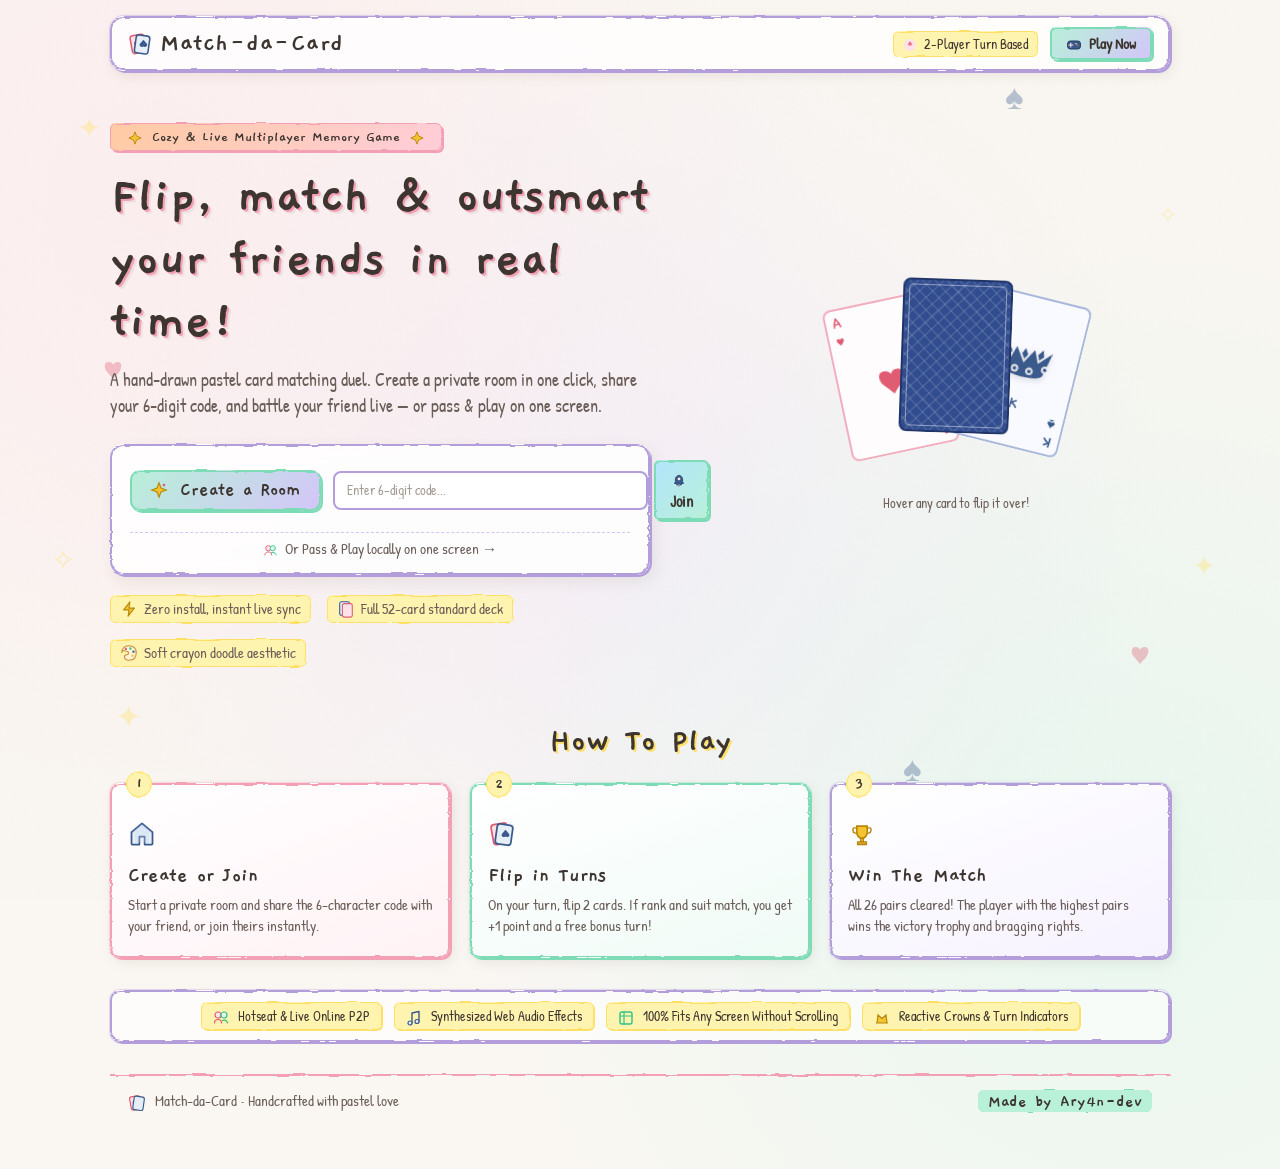
<file: landing.html>
<!DOCTYPE html>
<html lang="en">
<head>
  <meta charset="UTF-8" />
  <meta name="viewport" content="width=device-width, initial-scale=1.0" />
  <title>Match-da-Card &bull; Cozy 2-Player Card Memory Game</title>
  <link rel="icon" type="image/svg+xml" href="favicon.svg" />
  <link rel="preconnect" href="https://fonts.googleapis.com" />
  <link rel="preconnect" href="https://fonts.gstatic.com" crossorigin />
  <link href="https://fonts.googleapis.com/css2?family=Patrick+Hand&family=Gaegu:wght@400;700&display=swap" rel="stylesheet" />
  <link rel="stylesheet" href="landing.css" />
</head>
<body>

  <div class="doodle-float star star-1">✦</div>
  <div class="doodle-float star star-2">✧</div>
  <div class="doodle-float star star-3">✦</div>
  <div class="doodle-float star star-4">✦</div>
  <div class="doodle-float star star-5">✧</div>
  <div class="doodle-float heart-float heart-1">♥</div>
  <div class="doodle-float heart-float heart-2">♥</div>
  <div class="doodle-float spade-float spade-1">♠</div>
  <div class="doodle-float spade-float spade-2">♠</div>

  <svg class="svg-filters" xmlns="http://www.w3.org/2000/svg" width="0" height="0" style="position: absolute; width: 0; height: 0; overflow: hidden; pointer-events: none;" aria-hidden="true">
    <defs>
      
      <filter id="crayon-border" x="-10%" y="-10%" width="120%" height="120%">
        <feTurbulence type="fractalNoise" baseFrequency="0.05 0.22" numOctaves="3" result="noise" />
        <feDisplacementMap in="SourceGraphic" in2="noise" scale="2.8" xChannelSelector="R" yChannelSelector="G" />
      </filter>

      <filter id="crayon-line" x="-10%" y="-10%" width="120%" height="120%">
        <feTurbulence type="fractalNoise" baseFrequency="0.04 0.25" numOctaves="4" result="noise" />
        <feDisplacementMap in="SourceGraphic" in2="noise" scale="3" xChannelSelector="R" yChannelSelector="G" />
      </filter>

      <filter id="crayon-rough" x="-10%" y="-10%" width="120%" height="120%">
        <feTurbulence type="fractalNoise" baseFrequency="0.05 0.22" numOctaves="3" result="noise" />
        <feDisplacementMap in="SourceGraphic" in2="noise" scale="2.8" xChannelSelector="R" yChannelSelector="G" />
      </filter>
      <filter id="crayon-stroke" x="-10%" y="-10%" width="120%" height="120%">
        <feTurbulence type="fractalNoise" baseFrequency="0.04 0.25" numOctaves="4" result="noise" />
        <feDisplacementMap in="SourceGraphic" in2="noise" scale="3" xChannelSelector="R" yChannelSelector="G" />
      </filter>
    </defs>
  </svg>

  <div class="landing-page">

    <header class="landing-header">
      <div class="brand">
        <svg class="brand-icon-svg" viewBox="0 0 28 28" fill="none" xmlns="http://www.w3.org/2000/svg">
          <rect x="2" y="5" width="16" height="21" rx="3" fill="#FFE2E8" stroke="#E05C73" stroke-width="1.8" transform="rotate(-10 2 5)"/>
          <path d="M7 13 C7 11 9 9.5 11 11 C13 9.5 15 11 15 13 C15 15.5 11 18 11 18 C11 18 7 15.5 7 13 Z" fill="#E05C73"/>
          <rect x="10" y="3" width="16" height="21" rx="3" fill="#E6EEF8" stroke="#3A5A8C" stroke-width="1.8" transform="rotate(8 10 3)"/>
          <path d="M18 9 C16 11.5 13.5 13.5 13.5 15 C13.5 16.5 14.8 17.5 16.2 17.5 C17.2 17.5 18 16.8 18 16.8 C18 16.8 18.8 17.5 19.8 17.5 C21.2 17.5 22.5 16.5 22.5 15 C22.5 13.5 20 11.5 18 9 Z" fill="#3A5A8C"/>
        </svg>
        <span class="brand-name">Match-da-Card</span>
      </div>
      <div class="nav-right">
        <span class="brand-pill">
          <svg class="ui-icon-svg" viewBox="0 0 16 16" width="14" height="14" fill="none" xmlns="http://www.w3.org/2000/svg" style="margin-right:4px;">
            <circle cx="8" cy="8" r="7" fill="#FFE2E8"/>
            <path d="M8 4 C6 5.5 6 7.5 8 9 C10 7.5 10 5.5 8 4 Z" fill="#E05C73"/>
            <path d="M5.5 7 C6.5 5.5 8.5 5.5 8 8 C6 8.5 5 8 5.5 7 Z" fill="#F07890"/>
            <path d="M10.5 7 C9.5 5.5 7.5 5.5 8 8 C10 8.5 11 8 10.5 7 Z" fill="#F07890"/>
          </svg>
          2-Player Turn Based
        </span>
        <a href="index.html" class="nav-play-btn">
          <svg class="btn-icon-svg" viewBox="0 0 20 20" fill="none" xmlns="http://www.w3.org/2000/svg" style="width:16px; height:16px; margin-right:4px;">
            <rect x="2" y="5" width="16" height="10" rx="4" fill="#3A5A8C" stroke="#223C64" stroke-width="1.3"/>
            <path d="M6 7.5 V12.5 M3.5 10 H8.5" stroke="#FFE2E8" stroke-width="1.3" stroke-linecap="round"/>
            <circle cx="12.5" cy="8.5" r="1" fill="#FFE885"/>
            <circle cx="14.5" cy="10.5" r="1" fill="#E05C73"/>
          </svg>
          Play Now
        </a>
      </div>
    </header>

    <main class="hero-section">
      <div class="hero-content">
        <div class="badge-tag">
          <svg class="badge-tag-svg" viewBox="0 0 16 16" fill="none" xmlns="http://www.w3.org/2000/svg">
            <path d="M8 1 L9.8 5.8 L15 8 L9.8 10.2 L8 15 L6.2 10.2 L1 8 L6.2 5.8 Z" fill="#F4C430" stroke="#B8860B" stroke-width="1"/>
          </svg>
          Cozy &amp; Live Multiplayer Memory Game
          <svg class="badge-tag-svg" viewBox="0 0 16 16" fill="none" xmlns="http://www.w3.org/2000/svg">
            <path d="M8 1 L9.8 5.8 L15 8 L9.8 10.2 L8 15 L6.2 10.2 L1 8 L6.2 5.8 Z" fill="#F4C430" stroke="#B8860B" stroke-width="1"/>
          </svg>
        </div>
        <h1 class="hero-title">
          Flip, match &amp; outsmart your friends in real time!
        </h1>
        <p class="hero-subtitle">
          A hand-drawn pastel card matching duel. Create a private room in one click, share your 6-digit code, and battle your friend live — or pass &amp; play on one screen.
        </p>

        <div class="hero-action-box">
          <div class="action-top">
            <a href="index.html?action=create" class="btn-hero-primary">
              <svg class="btn-icon-svg" viewBox="0 0 20 20" fill="none" xmlns="http://www.w3.org/2000/svg">
                <path d="M10 2L12.2 7.8L18 10L12.2 12.2L10 18L7.8 12.2L2 10L7.8 7.8L10 2Z" fill="#F4C430" stroke="#B8860B" stroke-width="1.3"/>
                <circle cx="15.5" cy="4.5" r="1.5" fill="#E05C73"/>
              </svg>
              Create a Room
            </a>
            <div class="join-cluster">
              <input type="text" id="landing-join-code" placeholder="Enter 6-digit code..." maxlength="8" autocomplete="off" />
              <button class="btn-hero-join" id="btn-landing-join">
                <svg class="btn-icon-svg" viewBox="0 0 20 20" fill="none" xmlns="http://www.w3.org/2000/svg">
                  <path d="M10 2 C13 2 16 5 15 11 L16.5 13.5 L13.5 13.5 L13 16 L10 14 L7 16 L6.5 13.5 L3.5 13.5 L5 11 C4 5 7 2 10 2 Z" fill="#3A5A8C" stroke="#223C64" stroke-width="1.2"/>
                  <circle cx="10" cy="7" r="2" fill="#FFE2E8"/>
                  <path d="M8.5 16 L10 19 L11.5 16 Z" fill="#E05C73"/>
                </svg>
                Join
              </button>
            </div>
          </div>
          <div class="action-bottom">
            <a href="index.html" class="link-pass-play">
              <svg class="ui-icon-svg" viewBox="0 0 20 20" width="15" height="15" fill="none" xmlns="http://www.w3.org/2000/svg" style="margin-right:4px;">
                <circle cx="7" cy="7" r="3.5" fill="#FFE2E8" stroke="#E05C73" stroke-width="1.2"/>
                <circle cx="13" cy="7" r="3.5" fill="#E0F7ED" stroke="#2EC484" stroke-width="1.2"/>
                <path d="M2.5 16 C2.5 13 4.5 12 7 12 C9.5 12 11.5 13 11.5 16" stroke="#E05C73" stroke-width="1.2" stroke-linecap="round"/>
                <path d="M11 13 C12.5 12.2 14.5 12.5 16 13.5 C17 14.2 17.5 15.2 17.5 16" stroke="#2EC484" stroke-width="1.2" stroke-linecap="round"/>
              </svg>
              Or Pass &amp; Play locally on one screen &rarr;
            </a>
          </div>
        </div>

        <div class="hero-perks">
          <div class="perk-item">
            <svg class="perk-icon-svg" viewBox="0 0 20 20" fill="none" xmlns="http://www.w3.org/2000/svg">
              <path d="M11 2L4 11H10L9 18L16 9H10L11 2Z" fill="#F4C430" stroke="#B8860B" stroke-width="1.2" stroke-linejoin="round"/>
            </svg>
            <span>Zero install, instant live sync</span>
          </div>
          <div class="perk-item">
            <svg class="perk-icon-svg" viewBox="0 0 20 20" fill="none" xmlns="http://www.w3.org/2000/svg">
              <rect x="3" y="2" width="11" height="15" rx="2" fill="#E6EEF8" stroke="#3A5A8C" stroke-width="1.2"/>
              <rect x="6" y="4" width="11" height="15" rx="2" fill="#FFE2E8" stroke="#E05C73" stroke-width="1.2"/>
            </svg>
            <span>Full 52-card standard deck</span>
          </div>
          <div class="perk-item">
            <svg class="perk-icon-svg" viewBox="0 0 20 20" fill="none" xmlns="http://www.w3.org/2000/svg">
              <path d="M10 2 C15 2 18 5 18 10 C18 15 15 18 10 18 C7 18 5 16.5 5 14.5 C5 13 6 12 7.5 12 C9 12 9.5 11 9.5 10 C9.5 9 8.5 8 7 8 C4 8 2 5.5 2 10 C2 5 5 2 10 2 Z" fill="#FFF2D6" stroke="#C88E36" stroke-width="1.2"/>
              <circle cx="6.5" cy="5.5" r="1.3" fill="#E05C73"/>
              <circle cx="11.5" cy="5" r="1.3" fill="#2EC484"/>
              <circle cx="15" cy="8.5" r="1.3" fill="#3A5A8C"/>
              <circle cx="14" cy="13" r="1.3" fill="#F4C430"/>
            </svg>
            <span>Soft crayon doodle aesthetic</span>
          </div>
        </div>
      </div>

      <div class="hero-visual">
        <div class="card-stage">
          
          <div class="showcase-card showcase-c1 face-up heart">
            <div class="card-inner">
              <div class="card-face card-front">
                <div class="card-corner card-corner-tl">
                  <b class="c-rank">A</b><span class="c-suit">♥</span>
                </div>
                <div class="card-corner card-corner-br">
                  <b class="c-rank">A</b><span class="c-suit">♥</span>
                </div>
                <div class="pip-ace">♥</div>
              </div>
            </div>
          </div>

          <div class="showcase-card showcase-c2 face-up spade">
            <div class="card-inner">
              <div class="card-face card-front">
                <div class="card-corner card-corner-tl">
                  <b class="c-rank">K</b><span class="c-suit">♠</span>
                </div>
                <div class="card-corner card-corner-br">
                  <b class="c-rank">K</b><span class="c-suit">♠</span>
                </div>
                <div class="card-face-center">
                  <div class="royal-figure">
                    <svg class="royal-card-svg royal-king" viewBox="0 0 512 512" width="38" height="38" fill="var(--spade-color)" xmlns="http://www.w3.org/2000/svg">
                      <path d="m408.256 119.46-37.7 52.165 19.57 44.426 34.8-37.214-16.67-59.375zm86.074 12.513L384.44 249.498 334.01 135.02l-75.162 132.947-86.948-131.78-33.334 114.122L17.922 132.83l39.3 127.6c1.945-.348 3.94-.54 5.98-.54 18.812 0 34.26 15.452 34.26 34.262 0 13.823-8.346 25.822-20.235 31.22l5.337 17.33c12.425 25.466 71.863 45.152 176.582 47.206 110.805 2.174 178.12-17.54 189.854-47.207h-.002l4.357-20.26c-16.836-2.114-30.02-16.612-30.02-33.986 0-18.81 15.45-34.262 34.263-34.262 3.513 0 6.91.54 10.11 1.54l26.622-123.762zm-391.77 2.04 1.22 56.337 25.56 24.89 9.592-32.842-36.37-48.386zm150.585 2.91-24.483 51.36 28.955 43.885 24.922-44.08-29.395-51.166zm204.453 135.962c-8.712 0-15.575 6.862-15.575 15.572 0 8.71 6.863 15.574 15.575 15.574s15.572-6.863 15.572-15.573-6.86-15.572-15.572-15.572zM63.2 278.58c-8.71 0-15.573 6.864-15.573 15.574s6.862 15.573 15.574 15.573c8.713 0 15.573-6.862 15.573-15.573 0-8.71-6.86-15.574-15.572-15.574zm130.33 17.842c18.812 0 34.26 15.45 34.26 34.262 0 18.81-15.448 34.26-34.26 34.26-18.813 0-34.262-15.45-34.262-34.26s15.45-34.262 34.26-34.262zm131.234 0c18.812 0 34.26 15.45 34.26 34.262 0 18.81-15.448 34.26-34.26 34.26-18.813 0-34.262-15.45-34.262-34.26s15.45-34.262 34.262-34.262zm-131.235 18.69c-8.713 0-15.573 6.86-15.573 15.572 0 8.71 6.86 15.574 15.572 15.574 8.71 0 15.572-6.864 15.572-15.574s-6.86-15.573-15.573-15.573zm131.234 0c-8.712 0-15.573 6.86-15.573 15.572 0 8.71 6.862 15.574 15.574 15.574s15.574-6.864 15.574-15.574-6.862-15.573-15.574-15.573z"/>
                    </svg>
                  </div>
                  <span class="face-letter">K</span>
                </div>
              </div>
            </div>
          </div>

          <div class="showcase-card showcase-c3">
            <div class="card-inner">
              <div class="card-face card-back">
                <div class="card-back-frame"></div>
              </div>
              <div class="card-face card-front heart">
                <div class="card-corner card-corner-tl">
                  <b class="c-rank">Q</b><span class="c-suit">♥</span>
                </div>
                <div class="card-corner card-corner-br">
                  <b class="c-rank">Q</b><span class="c-suit">♥</span>
                </div>
                <div class="card-face-center">
                  <div class="royal-figure">
                    <svg class="royal-card-svg royal-queen" viewBox="0 0 512 512" width="38" height="38" fill="var(--heart-color)" xmlns="http://www.w3.org/2000/svg">
                      <path d="M188.28 59.47c-19.086 0-34.56 15.468-34.56 34.56 0 16.077 10.983 29.57 25.843 33.44l-35.344 81.936c15.877 2.885 27.905 16.784 27.905 33.5 0 18.806-15.23 34.063-34.03 34.063-18.802 0-34.032-15.258-34.032-34.064 0-13.37 7.703-24.924 18.906-30.5l-50.814-79.22c8.007-5.82 13.22-15.24 13.22-25.905 0-17.693-14.314-32.06-32-32.06-17.688 0-32.032 14.37-32.032 32.06 0 17.693 14.344 32.032 32.03 32.032.734 0 1.468-.014 2.188-.062l41.907 227h316l41.936-227c.72.048 1.455.063 2.188.063 17.686 0 32.03-14.34 32.03-32.032 0-17.693-14.344-32.06-32.03-32.06-17.687 0-32.03 14.37-32.03 32.06-.002 10.723 5.286 20.187 13.373 26l-50.656 79.532c10.778 5.72 18.126 17.04 18.126 30.094 0 18.806-15.23 34.063-34.03 34.063s-34.032-15.258-34.032-34.064c0-17.11 12.602-31.267 29.03-33.687l-34.75-81.532c15.275-3.577 26.657-17.287 26.657-33.657 0-19.094-15.474-34.56-34.56-34.56-19.09 0-34.564 15.468-34.564 34.56 0 14.798 9.308 27.415 22.375 32.345L268 202.345c14.62 4.52 25.25 18.112 25.25 34.218 0 19.796-16.053 35.843-35.844 35.844-19.79 0-35.812-16.047-35.812-35.844 0-15.158 9.403-28.102 22.687-33.343l-44.124-76.72c13.234-4.845 22.688-17.552 22.688-32.47 0-19.094-15.475-34.56-34.563-34.56zM97.438 384.936c-23.978 3.763-22.86 39.844 4.188 39.844h6.656l.064.345h294.28l.063-.344h7.625c26.034 0 27.88-35.928 4.313-39.842H97.437z"/>
                    </svg>
                  </div>
                  <span class="face-letter">Q</span>
                </div>
              </div>
            </div>
          </div>
        </div>
        <div class="visual-note">Hover any card to flip it over!</div>
      </div>
    </main>

    <section class="how-section">
      <h2 class="section-title">How To Play</h2>
      <div class="steps-grid">
        <div class="step-card">
          <div class="step-num">1</div>
          <div class="step-icon">
            <svg class="step-icon-svg" viewBox="0 0 32 32" fill="none" xmlns="http://www.w3.org/2000/svg">
              <path d="M4 14L16 4L28 14V27C28 27.5 27.5 28 27 28H19V19H13V28H5C4.5 28 4 27.5 4 27V14Z" fill="#E6EEF8" stroke="#3A5A8C" stroke-width="2" stroke-linejoin="round"/>
              <path d="M16 4L4 14H8V26H24V14H28L16 4Z" fill="#C2D8F2" opacity="0.3"/>
            </svg>
          </div>
          <h3 class="step-heading">Create or Join</h3>
          <p class="step-desc">Start a private room and share the 6-character code with your friend, or join theirs instantly.</p>
        </div>
        <div class="step-card">
          <div class="step-num">2</div>
          <div class="step-icon">
            <svg class="step-icon-svg" viewBox="0 0 32 32" fill="none" xmlns="http://www.w3.org/2000/svg">
              <rect x="3" y="6" width="18" height="23" rx="3.5" fill="#FFE2E8" stroke="#E05C73" stroke-width="2" transform="rotate(-10 3 6)"/>
              <path d="M9 15 C9 13 11 11.5 13 13 C15 11.5 17 13 17 15 C17 17.5 13 20 13 20 C13 20 9 17.5 9 15 Z" fill="#E05C73"/>
              <rect x="11" y="4" width="18" height="23" rx="3.5" fill="#E6EEF8" stroke="#3A5A8C" stroke-width="2" transform="rotate(8 11 4)"/>
              <path d="M20 11 C18 13.5 15.5 15.5 15.5 17 C15.5 18.5 16.8 19.5 18.2 19.5 C19.2 19.5 20 18.8 20 18.8 C20 18.8 20.8 19.5 21.8 19.5 C23.2 19.5 24.5 18.5 24.5 17 C24.5 15.5 22 13.5 20 11 Z" fill="#3A5A8C"/>
            </svg>
          </div>
          <h3 class="step-heading">Flip in Turns</h3>
          <p class="step-desc">On your turn, flip 2 cards. If rank and suit match, you get +1 point and a free bonus turn!</p>
        </div>
        <div class="step-card">
          <div class="step-num">3</div>
          <div class="step-icon">
            <svg class="step-icon-svg" viewBox="0 0 32 32" fill="none" xmlns="http://www.w3.org/2000/svg">
              <path d="M10 7 H22 V14 C22 18 19 21 16 21 C13 21 10 18 10 14 V7 Z" fill="#F4C430" stroke="#B8860B" stroke-width="1.8"/>
              <path d="M10 9 H7 C5 9 5 14 8 15 L10 15" stroke="#B8860B" stroke-width="1.6" stroke-linecap="round"/>
              <path d="M22 9 H25 C27 9 27 14 24 15 L22 15" stroke="#B8860B" stroke-width="1.6" stroke-linecap="round"/>
              <path d="M14.5 21 H17.5 V25 H14.5 Z" fill="#F4C430" stroke="#B8860B" stroke-width="1.6"/>
              <path d="M11 25 H21 V28 H11 Z" rx="1.5" fill="#E5A93C" stroke="#B8860B" stroke-width="1.6"/>
            </svg>
          </div>
          <h3 class="step-heading">Win The Match</h3>
          <p class="step-desc">All 26 pairs cleared! The player with the highest pairs wins the victory trophy and bragging rights.</p>
        </div>
      </div>
    </section>

    <section class="features-bar">
      <div class="feat-pill">
        <svg class="feat-icon-svg" viewBox="0 0 16 16" fill="none" xmlns="http://www.w3.org/2000/svg">
          <circle cx="5" cy="5" r="3" fill="#FFE2E8" stroke="#E05C73" stroke-width="1.2"/>
          <circle cx="11" cy="5" r="3" fill="#E0F7ED" stroke="#2EC484" stroke-width="1.2"/>
          <path d="M1.5 13 C1.5 10.5 3 9.5 5 9.5 C7 9.5 8.5 10.5 8.5 13" stroke="#E05C73" stroke-width="1.2" stroke-linecap="round"/>
          <path d="M9.5 10.5 C10.8 9.8 12.2 10 13.5 11 C14.2 11.6 14.5 12.3 14.5 13" stroke="#2EC484" stroke-width="1.2" stroke-linecap="round"/>
        </svg>
        Hotseat &amp; Live Online P2P
      </div>
      <div class="feat-pill">
        <svg class="feat-icon-svg" viewBox="0 0 16 16" fill="none" xmlns="http://www.w3.org/2000/svg">
          <path d="M6 13 V3 L13 1.5 V11.5" stroke="#3A5A8C" stroke-width="1.4" stroke-linecap="round" stroke-linejoin="round"/>
          <circle cx="4" cy="13" r="2" fill="#E6EEF8" stroke="#3A5A8C" stroke-width="1.2"/>
          <circle cx="11" cy="11.5" r="2" fill="#E6EEF8" stroke="#3A5A8C" stroke-width="1.2"/>
        </svg>
        Synthesized Web Audio Effects
      </div>
      <div class="feat-pill">
        <svg class="feat-icon-svg" viewBox="0 0 16 16" fill="none" xmlns="http://www.w3.org/2000/svg">
          <rect x="2" y="2" width="12" height="12" rx="2" stroke="#2EC484" stroke-width="1.4"/>
          <path d="M2 6 H14 M6 2 V14" stroke="#2EC484" stroke-width="1.2" stroke-linecap="round"/>
        </svg>
        100% Fits Any Screen Without Scrolling
      </div>
      <div class="feat-pill">
        <svg class="feat-icon-svg" viewBox="0 0 16 16" fill="none" xmlns="http://www.w3.org/2000/svg">
          <path d="M2 13 H14 M3 13 L4 5 L8 8.5 L12 5 L13 13 H3 Z" fill="#F4C430" stroke="#B8860B" stroke-width="1.2"/>
        </svg>
        Reactive Crowns &amp; Turn Indicators
      </div>
    </section>

    <footer class="landing-footer">
      <div class="footer-left">
        <svg class="brand-icon-svg" viewBox="0 0 28 28" fill="none" xmlns="http://www.w3.org/2000/svg" style="width:18px; height:18px; margin-right:6px;">
          <rect x="2" y="5" width="16" height="21" rx="3" fill="#FFE2E8" stroke="#E05C73" stroke-width="1.8" transform="rotate(-10 2 5)"/>
          <path d="M7 13 C7 11 9 9.5 11 11 C13 9.5 15 11 15 13 C15 15.5 11 18 11 18 C11 18 7 15.5 7 13 Z" fill="#E05C73"/>
          <rect x="10" y="3" width="16" height="21" rx="3" fill="#E6EEF8" stroke="#3A5A8C" stroke-width="1.8" transform="rotate(8 10 3)"/>
        </svg>
        <span>Match-da-Card &bull; Handcrafted with pastel love</span>
      </div>
      <div class="footer-right">
        <span class="dev-signature">Made by Ary4n-dev</span>
      </div>
    </footer>

  </div>

  <script>
    const joinInput = document.getElementById('landing-join-code');
    const joinBtn = document.getElementById('btn-landing-join');

    function doJoin() {
      const code = joinInput.value.trim().toUpperCase();
      if (!code || code.length < 3) {
        joinInput.focus();
        alert('Please enter a valid room code!');
        return;
      }
      window.location.href = `index.html?room=${encodeURIComponent(code)}`;
    }

    joinBtn.addEventListener('click', doJoin);
    joinInput.addEventListener('keydown', (e) => {
      if (e.key === 'Enter') doJoin();
    });
  </script>
</body>
</html>
</file>
<file: landing.css>
*, *::before, *::after {
  box-sizing: border-box;
  margin: 0;
  padding: 0;
}

:root {
  --cream:        #FAF7F2;
  --mint:         #B8F0D8;
  --mint-dark:    #7DDCB5;
  --blush:        #FFCDD9;
  --blush-dark:   #F4A0B4;
  --lavender:     #D4C5F9;
  --lavender-dark:#B39DDB;
  --butter:       #FFF3B0;
  --butter-dark:  #FFE066;
  --peach:        #FFCBA4;
  --peach-dark:   #FFA870;
  --sky:          #B3E5FC;
  --sky-dark:     #81D4FA;
  --heart-color:  #E05C73;
  --spade-color:  #3A5A8C;
  --text-dark:    #3D3530;
  --text-mid:     #6B5E58;
  --shadow-soft:  rgba(100, 80, 60, 0.10);
  --shadow-hover: rgba(100, 80, 60, 0.18);
  --font-main:    'Patrick Hand', 'Gaegu', cursive;
  
  --border-radius-lg: 14px;
  --border-radius-md: 10px;
  --border-radius-sm: 6px;
  --border-wobbly: 14px;
  --border-wobbly2: 10px;
  --border-wobbly3: 6px;
}

body {
  font-family: var(--font-main);
  background-color: var(--cream);
  background-image:
    radial-gradient(circle at 12% 18%, #ffe4ec77 0%, transparent 45%),
    radial-gradient(circle at 88% 75%, #d4f8ec77 0%, transparent 45%),
    radial-gradient(circle at 50% 45%, #e8e0ff55 0%, transparent 60%);
  color: var(--text-dark);
  min-height: 100vh;
  position: relative;
  overflow-x: hidden;
}

body::before {
  content: '';
  position: fixed;
  inset: 0;
  background-image: url("data:image/svg+xml,%3Csvg xmlns='http://www.w3.org/2000/svg' width='400' height='400'%3E%3Cfilter id='n'%3E%3CfeTurbulence type='fractalNoise' baseFrequency='0.75' numOctaves='4' stitchTiles='stitch'/%3E%3CfeColorMatrix type='saturate' values='0'/%3E%3C/filter%3E%3Crect width='400' height='400' filter='url(%23n)' opacity='0.03'/%3E%3C/svg%3E");
  pointer-events: none;
  z-index: 0;
}

.doodle-float {
  position: fixed;
  pointer-events: none;
  z-index: 0;
  opacity: 0.35;
  user-select: none;
}

.star { color: var(--butter-dark); font-size: 1.8rem; animation: float-wiggle 6s ease-in-out infinite alternate; }
.star-1 { top: 12%; left: 6%; animation-delay: 0s; }
.star-2 { top: 22%; right: 8%; animation-delay: 1.5s; font-size: 1.5rem; }
.star-3 { bottom: 18%; left: 9%; animation-delay: 3s; font-size: 2rem; }
.star-4 { bottom: 35%; right: 5%; animation-delay: 2.2s; }
.star-5 { top: 60%; left: 4%; animation-delay: 4s; }

.heart-float { color: var(--heart-color); font-size: 2.2rem; animation: float-wiggle 7s ease-in-out infinite alternate-reverse; }
.heart-1 { top: 38%; left: 8%; animation-delay: 0.5s; }
.heart-2 { bottom: 25%; right: 10%; animation-delay: 2s; }

.spade-float { color: var(--spade-color); font-size: 2.2rem; animation: float-wiggle 8s ease-in-out infinite alternate; }
.spade-1 { top: 8%; right: 20%; animation-delay: 1.8s; }
.spade-2 { bottom: 12%; right: 28%; animation-delay: 3.5s; }

@keyframes float-wiggle {
  0%   { transform: translateY(0px) rotate(-6deg); }
  100% { transform: translateY(-16px) rotate(8deg); }
}

.landing-page {
  position: relative;
  z-index: 1;
  max-width: 1100px;
  margin: 0 auto;
  padding: 16px 20px 40px;
  display: flex;
  flex-direction: column;
  gap: 32px;
}

.landing-header {
  display: flex;
  align-items: center;
  justify-content: space-between;
  padding: 10px 18px;
  background: #ffffffc9;
  backdrop-filter: blur(8px);
  border: none;
  border-radius: var(--border-radius-lg);
  box-shadow: 2px 2px 0 var(--lavender-dark), 0 0 1px 1px rgba(179, 157, 219, 0.4), 3px 5px 12px var(--shadow-soft);
  position: relative;
  z-index: 10;
}

.landing-header::before {
  content: '';
  position: absolute;
  inset: 0;
  border: 2.2px solid var(--lavender-dark);
  border-radius: var(--border-radius-lg);
  filter: url(#crayon-border);
  pointer-events: none;
  z-index: -1;
}

.brand {
  display: flex;
  align-items: center;
  gap: 8px;
}

.brand-icon {
  font-size: 1.6rem;
}

.brand-name {
  font-family: 'Gaegu', cursive;
  font-size: 1.7rem;
  font-weight: 700;
  color: var(--text-dark);
  letter-spacing: 0.5px;
}

.nav-right {
  display: flex;
  align-items: center;
  gap: 12px;
}

.brand-pill {
  font-size: 0.85rem;
  background: var(--butter);
  border: none;
  border-radius: var(--border-wobbly3);
  padding: 4px 10px;
  color: var(--text-dark);
  position: relative;
  z-index: 1;
}

.brand-pill::before {
  content: '';
  position: absolute;
  inset: 0;
  border: 1.5px solid var(--butter-dark);
  border-radius: var(--border-wobbly3);
  filter: url(#crayon-border);
  pointer-events: none;
  z-index: -1;
}

.nav-play-btn {
  text-decoration: none;
  font-family: var(--font-main);
  font-size: 0.95rem;
  background: linear-gradient(135deg, var(--mint) 0%, var(--lavender) 100%);
  border: none;
  border-radius: var(--border-wobbly3);
  padding: 6px 16px;
  color: var(--text-dark);
  box-shadow: 2px 2px 0 var(--mint-dark);
  transition: all 0.15s ease;
  font-weight: bold;
  position: relative;
  z-index: 1;
}

.nav-play-btn::before {
  content: '';
  position: absolute;
  inset: 0;
  border: 2px solid var(--mint-dark);
  border-radius: var(--border-wobbly3);
  filter: url(#crayon-border);
  pointer-events: none;
  z-index: -1;
}

.nav-play-btn:hover {
  transform: translateY(-2px) scale(1.04);
  box-shadow: 3px 4px 0 var(--mint-dark);
}

.hero-section {
  display: grid;
  grid-template-columns: 1.25fr 0.9fr;
  align-items: center;
  gap: 36px;
  padding: 20px 0 10px;
}

.badge-tag {
  display: inline-block;
  font-family: 'Gaegu', cursive;
  font-size: 0.95rem;
  font-weight: 700;
  background: linear-gradient(135deg, var(--peach) 0%, var(--blush) 100%);
  border: none;
  border-radius: var(--border-wobbly3);
  padding: 4px 14px;
  margin-bottom: 14px;
  box-shadow: 2px 2px 0 var(--blush-dark);
  position: relative;
  z-index: 1;
}

.badge-tag::before {
  content: '';
  position: absolute;
  inset: 0;
  border: 1.8px solid var(--blush-dark);
  border-radius: var(--border-wobbly3);
  filter: url(#crayon-border);
  pointer-events: none;
  z-index: -1;
}

.hero-title {
  font-family: 'Gaegu', cursive;
  font-size: clamp(2.2rem, 5vw, 3.4rem);
  font-weight: 700;
  color: var(--text-dark);
  line-height: 1.15;
  margin-bottom: 14px;
  text-shadow: 2px 2px 0 var(--blush-dark), 4px 4px 0 rgba(0,0,0,0.05);
}

.hero-subtitle {
  font-size: 1.15rem;
  color: var(--text-mid);
  line-height: 1.45;
  margin-bottom: 24px;
  max-width: 540px;
}

.hero-action-box {
  background: #ffffffdd;
  backdrop-filter: blur(8px);
  border-radius: var(--border-radius-lg);
  box-shadow: 2px 2px 0 var(--lavender-dark), 4px 6px 15px var(--shadow-soft);
  padding: 16px 20px;
  display: flex;
  flex-direction: column;
  gap: 12px;
  max-width: 540px;
  position: relative;
}

.hero-action-box::before {
  content: '';
  position: absolute;
  inset: 0;
  border: 2.5px solid var(--lavender-dark);
  border-radius: var(--border-radius-lg);
  filter: url(#crayon-border);
  pointer-events: none;
}

.action-top {
  display: flex;
  align-items: center;
  gap: 12px;
  flex-wrap: wrap;
}

.btn-hero-primary {
  text-decoration: none;
  font-family: 'Gaegu', cursive;
  font-size: 1.25rem;
  font-weight: 700;
  background: linear-gradient(135deg, var(--mint) 0%, var(--lavender) 100%);
  border: none;
  border-radius: var(--border-radius-md);
  padding: 8px 20px;
  color: var(--text-dark);
  box-shadow: 2px 2px 0 var(--mint-dark);
  transition: all 0.15s ease;
  display: flex;
  align-items: center;
  gap: 6px;
  position: relative;
  z-index: 1;
}

.btn-hero-primary::before {
  content: '';
  position: absolute;
  inset: 0;
  border: 2px solid var(--mint-dark);
  border-radius: var(--border-radius-md);
  filter: url(#crayon-border);
  pointer-events: none;
  z-index: -1;
}

.btn-hero-primary:hover {
  transform: translateY(-2px) scale(1.03);
  box-shadow: 4px 5px 0 var(--mint-dark);
}

.join-cluster {
  display: flex;
  align-items: center;
  gap: 6px;
  flex: 1;
  min-width: 200px;
}

.join-cluster input {
  flex: 1;
  font-family: 'Gaegu', cursive;
  font-size: 1.1rem;
  font-weight: 700;
  letter-spacing: 1.5px;
  text-transform: uppercase;
  padding: 7px 12px;
  border-radius: 8px;
  border: 2px solid var(--lavender-dark);
  background: #fff;
  color: var(--text-dark);
  outline: none;
}

.join-cluster input::placeholder {
  font-family: var(--font-main);
  font-size: 0.88rem;
  font-weight: normal;
  letter-spacing: normal;
  text-transform: none;
  color: #a49a94;
}

.join-cluster input:focus {
  border-color: var(--blush-dark);
  box-shadow: 0 0 0 3px rgba(244, 160, 180, 0.35);
}

.btn-hero-join {
  font-family: var(--font-main);
  font-size: 1rem;
  font-weight: bold;
  background: linear-gradient(135deg, var(--sky) 0%, var(--mint) 100%);
  border: none;
  border-radius: var(--border-wobbly3);
  padding: 8px 16px;
  color: var(--text-dark);
  cursor: pointer;
  box-shadow: 2px 2px 0 var(--mint-dark);
  transition: all 0.15s ease;
  position: relative;
  z-index: 1;
}

.btn-hero-join::before {
  content: '';
  position: absolute;
  inset: 0;
  border: 2px solid var(--mint-dark);
  border-radius: var(--border-wobbly3);
  filter: url(#crayon-border);
  pointer-events: none;
  z-index: -1;
}

.btn-hero-join:hover {
  transform: translateY(-2px) scale(1.04);
  box-shadow: 3px 4px 0 var(--mint-dark);
}

.action-bottom {
  text-align: center;
  padding-top: 4px;
  border-top: 1.5px dashed var(--lavender);
}

.link-pass-play {
  text-decoration: none;
  font-size: 0.95rem;
  color: var(--text-mid);
  transition: color 0.15s;
}

.link-pass-play:hover {
  color: var(--text-dark);
  text-decoration: underline;
}

.hero-perks {
  display: flex;
  flex-wrap: wrap;
  gap: 16px;
  margin-top: 20px;
}

.perk-item {
  display: flex;
  align-items: center;
  gap: 6px;
  font-size: 0.92rem;
  color: var(--text-mid);
  background: var(--butter);
  border: none;
  border-radius: var(--border-wobbly3);
  padding: 4px 10px;
  position: relative;
  z-index: 1;
}

.perk-item::before {
  content: '';
  position: absolute;
  inset: 0;
  border: 1.5px solid var(--butter-dark);
  border-radius: var(--border-wobbly3);
  filter: url(#crayon-border);
  pointer-events: none;
  z-index: -1;
}

.perk-emoji { font-size: 1.1rem; }

.btn-icon-svg,
.ui-icon-svg {
  display: inline-block;
  vertical-align: middle;
  flex-shrink: 0;
}
.btn-hero-primary .btn-icon-svg {
  width: 18px;
  height: 18px;
  margin-right: 6px;
}
.btn-hero-join .btn-icon-svg {
  width: 14px;
  height: 14px;
  margin-right: 5px;
}
.brand-icon-svg {
  width: 24px;
  height: 24px;
  display: inline-block;
  vertical-align: middle;
}
.perk-icon-svg {
  width: 18px;
  height: 18px;
  display: inline-block;
  vertical-align: middle;
}
.step-icon-svg {
  width: 28px;
  height: 28px;
  display: inline-block;
  vertical-align: middle;
}
.feat-icon-svg {
  width: 16px;
  height: 16px;
  display: inline-block;
  vertical-align: middle;
  margin-right: 6px;
}
.badge-tag-svg {
  width: 14px;
  height: 14px;
  display: inline-block;
  vertical-align: middle;
  margin: 0 4px;
}

.hero-visual {
  display: flex;
  flex-direction: column;
  align-items: center;
  justify-content: center;
  perspective: 1200px;
}

.card-stage {
  position: relative;
  width: 260px;
  height: 200px;
}

.showcase-card {
  position: absolute;
  width: 110px;
  height: 154px;
  cursor: pointer;
  perspective: 1000px;
  transition: transform 0.3s cubic-bezier(0.34, 1.56, 0.64, 1);
}

.showcase-card .card-inner {
  width: 100%;
  height: 100%;
  position: relative;
  transform-style: preserve-3d;
  transition: transform 0.5s ease-in-out;
  border-radius: 8px;
}

.showcase-c1 {
  left: 10px;
  top: 20px;
  transform: rotate(-12deg);
  z-index: 1;
}

.showcase-c2 {
  right: 10px;
  top: 15px;
  transform: rotate(14deg);
  z-index: 2;
}

.showcase-c3 {
  left: 75px;
  top: 0px;
  transform: rotate(2deg);
  z-index: 3;
}

.showcase-card:hover {
  transform: translateY(-12px) scale(1.1) rotate(0deg) !important;
  z-index: 10 !important;
}

.showcase-c3:hover .card-inner {
  transform: rotateY(180deg);
}

.showcase-card .card-face {
  position: absolute;
  inset: 0;
  backface-visibility: hidden;
  -webkit-backface-visibility: hidden;
  border-radius: 8px;
  overflow: hidden;
}

.showcase-card .card-back {
  position: absolute;
  inset: 0;
  width: 100%;
  height: 100%;
  background-color: #314d8f;
  background-image:
    repeating-linear-gradient( 45deg, rgba(255,255,255,0.13) 0px, rgba(255,255,255,0.13) 1.5px, transparent 1.5px, transparent 9px),
    repeating-linear-gradient(-45deg, rgba(255,255,255,0.13) 0px, rgba(255,255,255,0.13) 1.5px, transparent 1.5px, transparent 9px);
  border: 2px solid #203468;
  border-radius: 8px;
  box-sizing: border-box;
}

.card-back-frame {
  position: absolute;
  inset: 4px;
  border: 1.5px solid rgba(255,255,255,0.45);
  border-radius: 4px;
  pointer-events: none;
}

.showcase-card .card-front {
  position: absolute;
  inset: 0;
  width: 100%;
  height: 100%;
  background: #ffffff;
  border: 2px solid #d4cdc5;
  border-radius: 8px;
  box-sizing: border-box;
}

.showcase-card.face-up .card-inner {
  transform: rotateY(0deg);
}

.showcase-c3 .card-front {
  transform: rotateY(180deg);
}

.showcase-card.heart .card-front { background: #fffcfd; border-color: #f2aebf; }
.showcase-card.spade .card-front { background: #f9faff; border-color: #a8b8db; }

.showcase-card .card-corner {
  position: absolute;
  display: flex;
  flex-direction: column;
  align-items: center;
  line-height: 1.05;
}

.showcase-card .card-corner-tl { top: 4px; left: 6px; }
.showcase-card .card-corner-br { bottom: 4px; right: 6px; transform: rotate(180deg); }

.showcase-card .c-rank {
  font-family: 'Gaegu', cursive;
  font-weight: 700;
  font-size: 1.1rem;
  line-height: 1;
}

.showcase-card .c-suit {
  font-size: 0.95rem;
  line-height: 1;
}

.showcase-card.heart .c-rank,
.showcase-card.heart .c-suit,
.showcase-card.heart .pip-ace,
.showcase-card.heart .face-letter { color: var(--heart-color); }

.showcase-card.spade .c-rank,
.showcase-card.spade .c-suit,
.showcase-card.spade .face-letter { color: var(--spade-color); }

.showcase-card .pip-ace {
  position: absolute;
  left: 50%;
  top: 50%;
  transform: translate(-50%, -50%);
  font-size: 3.2rem;
  line-height: 1;
}

.showcase-card .card-face-center {
  position: absolute;
  inset: 0;
  display: flex;
  flex-direction: column;
  align-items: center;
  justify-content: center;
  gap: 2px;
  pointer-events: none;
}

.showcase-card .royal-figure {
  display: flex;
  align-items: center;
  justify-content: center;
  width: 58px;
  height: 66px;
}

.showcase-card .royal-card-svg {
  width: 100%;
  height: 100%;
  display: block;
  filter: drop-shadow(0 2px 3px rgba(0, 0, 0, 0.15));
}

.showcase-card .face-letter { font-family: 'Gaegu', cursive; font-size: 1.1rem; font-weight: 700; margin-top: -2px; }

.visual-note {
  font-size: 0.88rem;
  color: var(--text-mid);
  margin-top: 14px;
}

.how-section {
  display: flex;
  flex-direction: column;
  align-items: center;
  gap: 20px;
  margin-top: 10px;
}

.section-title {
  font-family: 'Gaegu', cursive;
  font-size: 2.2rem;
  font-weight: 700;
  color: var(--text-dark);
  text-shadow: 2px 2px 0 var(--butter-dark);
  text-align: center;
}

.steps-grid {
  display: grid;
  grid-template-columns: repeat(3, 1fr);
  gap: 20px;
  width: 100%;
}

.step-card {
  background: #ffffffdd;
  border: none;
  border-radius: var(--border-radius-md);
  padding: 22px 18px;
  position: relative;
  box-shadow: 2px 2px 0 rgba(0,0,0,0.06), 3px 5px 12px var(--shadow-soft);
  transition: transform 0.2s ease, box-shadow 0.2s ease;
  z-index: 1;
}

.step-card::before {
  content: '';
  position: absolute;
  inset: 0;
  border: 2px solid;
  border-radius: var(--border-radius-md);
  filter: url(#crayon-border);
  pointer-events: none;
  z-index: -1;
}

.step-card:nth-child(1) {
  background: linear-gradient(160deg, #fff 0%, #fff2f5 100%);
  box-shadow: 2px 2px 0 var(--blush-dark), 0 0 1px 1px rgba(244, 160, 180, 0.35), 3px 5px 12px var(--shadow-soft);
}
.step-card:nth-child(1)::before {
  border-color: var(--blush-dark);
}

.step-card:nth-child(2) {
  background: linear-gradient(160deg, #fff 0%, #f0fbf6 100%);
  box-shadow: 2px 2px 0 var(--mint-dark), 0 0 1px 1px rgba(125, 220, 181, 0.35), 3px 5px 12px var(--shadow-soft);
}
.step-card:nth-child(2)::before {
  border-color: var(--mint-dark);
}

.step-card:nth-child(3) {
  background: linear-gradient(160deg, #fff 0%, #f6f2ff 100%);
  box-shadow: 2px 2px 0 var(--lavender-dark), 0 0 1px 1px rgba(179, 157, 219, 0.35), 3px 5px 12px var(--shadow-soft);
}
.step-card:nth-child(3)::before {
  border-color: var(--lavender-dark);
}

.step-card:hover {
  transform: translateY(-3px);
}

.step-num {
  position: absolute;
  top: -12px;
  left: 16px;
  background: var(--butter);
  border: none;
  border-radius: 50%;
  width: 26px;
  height: 26px;
  display: flex;
  align-items: center;
  justify-content: center;
  font-family: 'Gaegu', cursive;
  font-weight: 700;
  font-size: 1rem;
  z-index: 2;
}

.step-num::before {
  content: '';
  position: absolute;
  inset: 0;
  border: 1.8px solid var(--butter-dark);
  border-radius: 50%;
  filter: url(#crayon-border);
  pointer-events: none;
  z-index: -1;
}

.step-icon {
  font-size: 2.2rem;
  margin-bottom: 8px;
  position: relative;
  z-index: 1;
}

.step-heading {
  font-family: 'Gaegu', cursive;
  font-size: 1.4rem;
  font-weight: 700;
  color: var(--text-dark);
  margin-bottom: 6px;
  position: relative;
  z-index: 1;
}

.step-desc {
  font-size: 0.95rem;
  color: var(--text-mid);
  line-height: 1.35;
  position: relative;
  z-index: 1;
}

.features-bar {
  display: flex;
  justify-content: center;
  gap: 12px;
  flex-wrap: wrap;
  padding: 12px 16px;
  background: #ffffff99;
  border: none;
  border-radius: var(--border-radius-md);
  box-shadow: 2px 2px 0 var(--lavender-dark), 0 0 1px 1px rgba(179, 157, 219, 0.35);
  position: relative;
  z-index: 1;
}

.features-bar::before {
  content: '';
  position: absolute;
  inset: 0;
  border: 2px solid var(--lavender-dark);
  border-radius: var(--border-radius-md);
  filter: url(#crayon-border);
  pointer-events: none;
  z-index: -1;
}

.feat-pill {
  font-size: 0.9rem;
  color: var(--text-dark);
  background: var(--butter);
  border: none;
  border-radius: var(--border-radius-sm);
  padding: 4px 12px;
  box-shadow: 1px 1px 0 var(--butter-dark);
  position: relative;
  z-index: 1;
}

.feat-pill::before {
  content: '';
  position: absolute;
  inset: 0;
  border: 1.5px solid var(--butter-dark);
  border-radius: var(--border-radius-sm);
  filter: url(#crayon-border);
  pointer-events: none;
  z-index: -1;
}

.landing-footer {
  display: flex;
  align-items: center;
  justify-content: space-between;
  padding: 16px 18px;
  border-top: none;
  font-size: 0.92rem;
  color: var(--text-mid);
  flex-wrap: wrap;
  gap: 8px;
  position: relative;
  z-index: 1;
}

.landing-footer::before {
  content: '';
  position: absolute;
  top: 0;
  left: 0;
  right: 0;
  height: 2.5px;
  background: var(--blush-dark);
  filter: url(#crayon-line);
  pointer-events: none;
}

.dev-signature {
  font-family: 'Gaegu', cursive;
  font-size: 1.15rem;
  font-weight: 700;
  color: var(--text-dark);
  background: var(--mint);
  border: none;
  border-radius: var(--border-wobbly3);
  padding: 2px 10px;
  position: relative;
  z-index: 1;
}

.dev-signature::before {
  content: '';
  position: absolute;
  inset: 0;
  border: 1.5px solid var(--mint-dark);
  border-radius: var(--border-wobbly3);
  filter: url(#crayon-border);
  pointer-events: none;
  z-index: -1;
}

@media (max-width: 820px) {
  .hero-section {
    grid-template-columns: 1fr;
    text-align: center;
  }
  .hero-subtitle {
    margin: 0 auto 24px;
  }
  .hero-action-box {
    margin: 0 auto;
  }
  .hero-perks {
    justify-content: center;
  }
  .hero-visual {
    margin-top: 20px;
  }
  .steps-grid {
    grid-template-columns: 1fr;
  }
}
</file>
